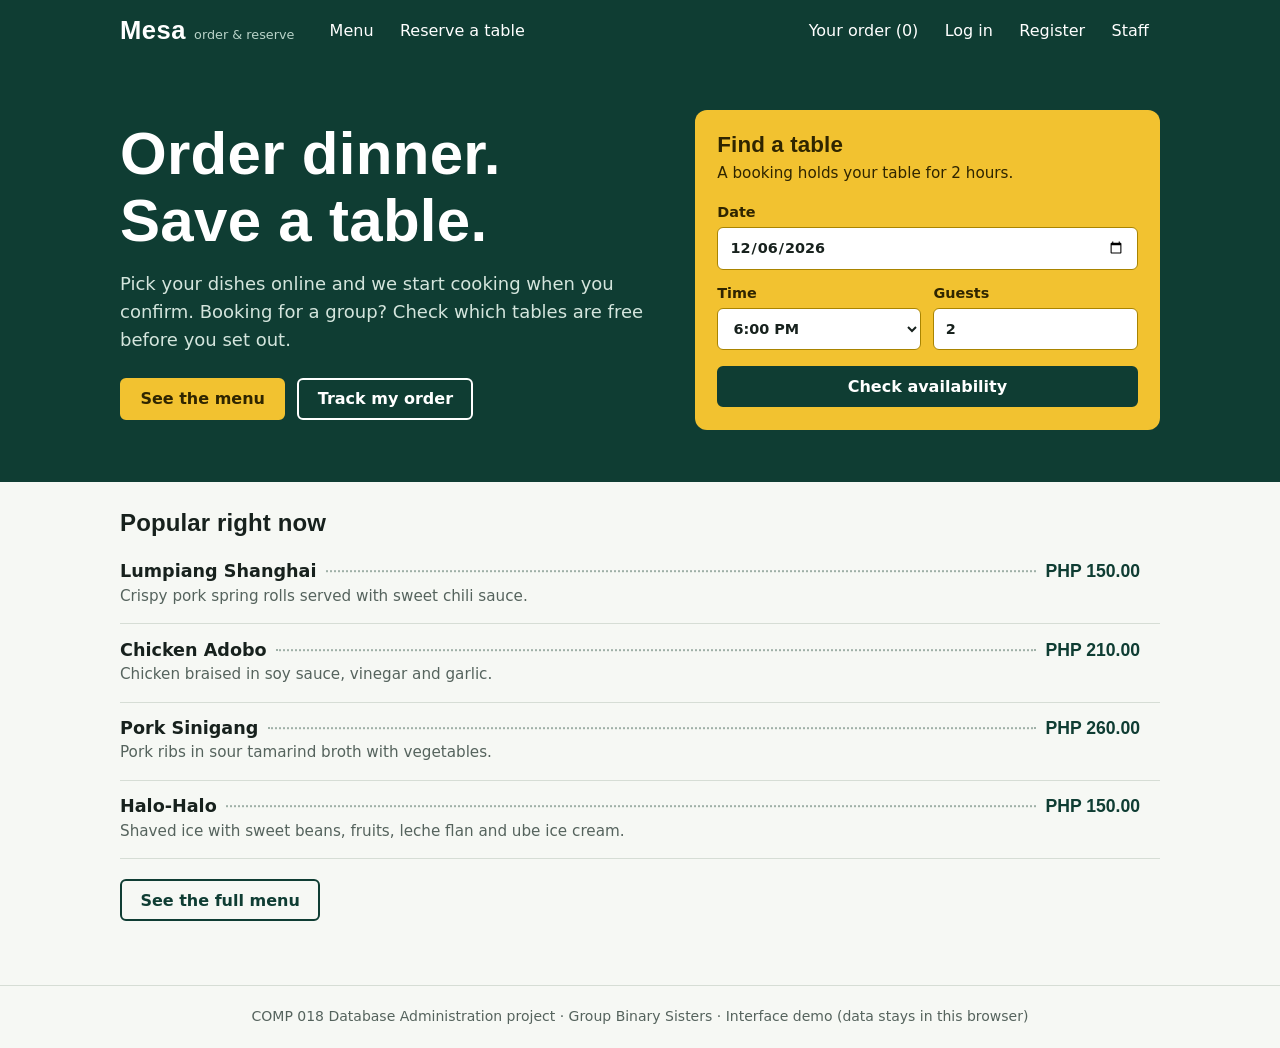
<file: restaurant-ordering-reservation-system/preview/index.html>
<!doctype html><html lang="en"><head><meta charset="utf-8"><meta name="viewport" content="width=device-width, initial-scale=1"><title>Home | Mesa</title><link rel="stylesheet" href="style.css"></head><body>
<a class="skip" href="#main">Skip to content</a>
<div id="app"><section class="hero"><div class="hero-inner"><div><h1>Order dinner. Save a table.</h1><p>Pick your dishes online and we start cooking when you confirm. Booking for a group? Check which tables are free before you set out.</p><div class="actions"><a class="btn accent" href="menu.html">See the menu</a><a class="btn on-dark" href="orders.html">Track my order</a></div></div>
<form class="booking" id="find"><h2>Find a table</h2><p>A booking holds your table for 2 hours.</p><div class="fields"><label class="wide">Date <input type="date" name="date" required></label><label>Time <select name="time"></select></label><label>Guests <input type="number" name="guests" value="2" min="1" max="20" required></label></div><button class="btn">Check availability</button></form></div></section>
<div class="container"><h2 style="margin-top:0">Popular right now</h2><ul class="dishes" id="featured"></ul><p style="margin-top:1.25rem"><a class="btn secondary" href="menu.html">See the full menu</a></p></div></div>
<script src="preview.js"></script></body></html>
</file>
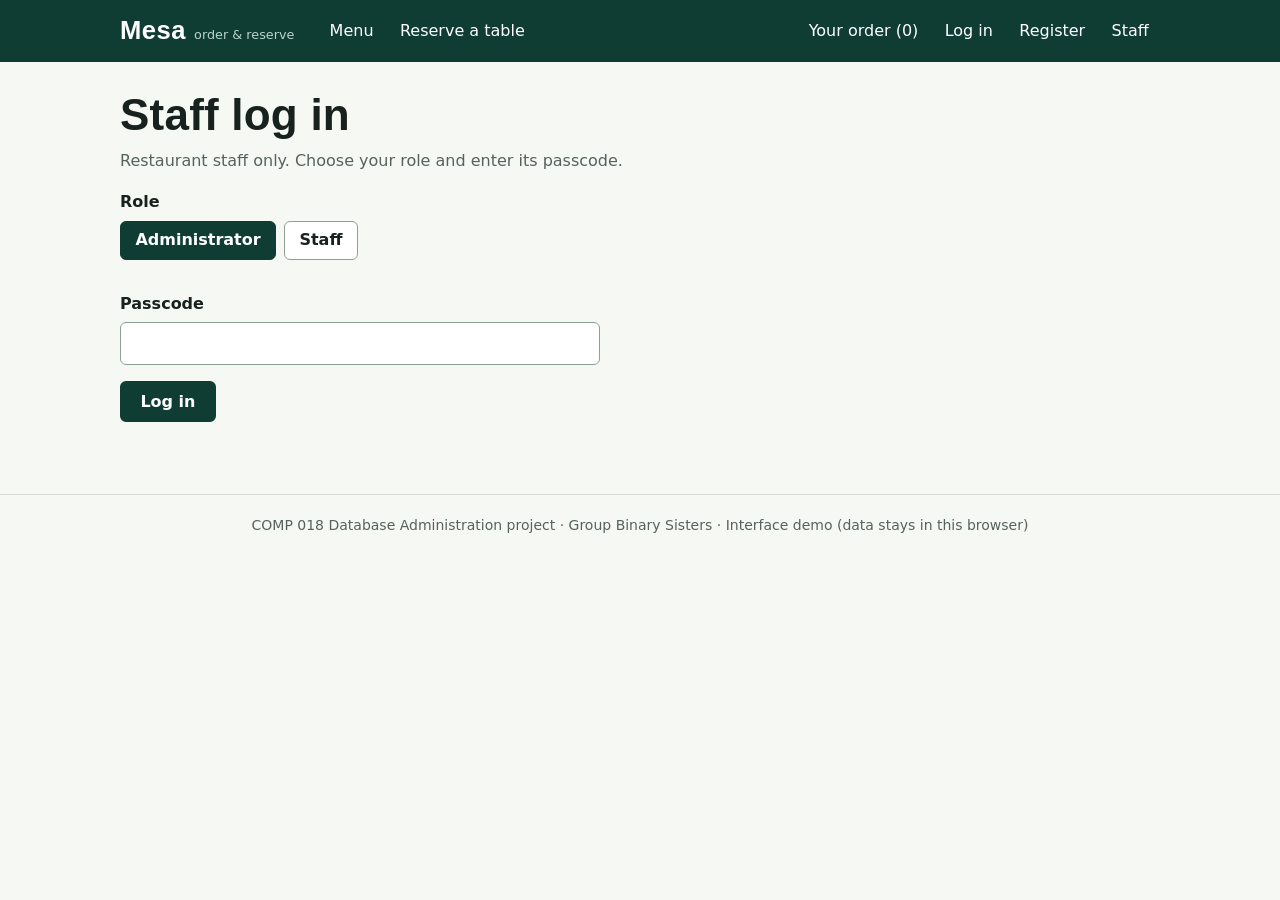
<file: restaurant-ordering-reservation-system/preview/admin-orders.html>
<!doctype html><html lang="en"><head><meta charset="utf-8"><meta name="viewport" content="width=device-width, initial-scale=1"><title>Orders | Mesa</title><link rel="stylesheet" href="style.css"></head><body>
<a class="skip" href="#main">Skip to content</a>
<div id="app"><h1>Orders</h1><form class="filters" id="filter"><select id="status"></select><button class="btn small">Filter</button></form>
<table class="table"><tr><th>Order</th><th>Customer</th><th>Date</th><th>Status</th><th>Payment</th><th class="right">Total</th></tr><tbody id="rows"></tbody></table></div>
<script src="preview.js"></script></body></html>
</file>
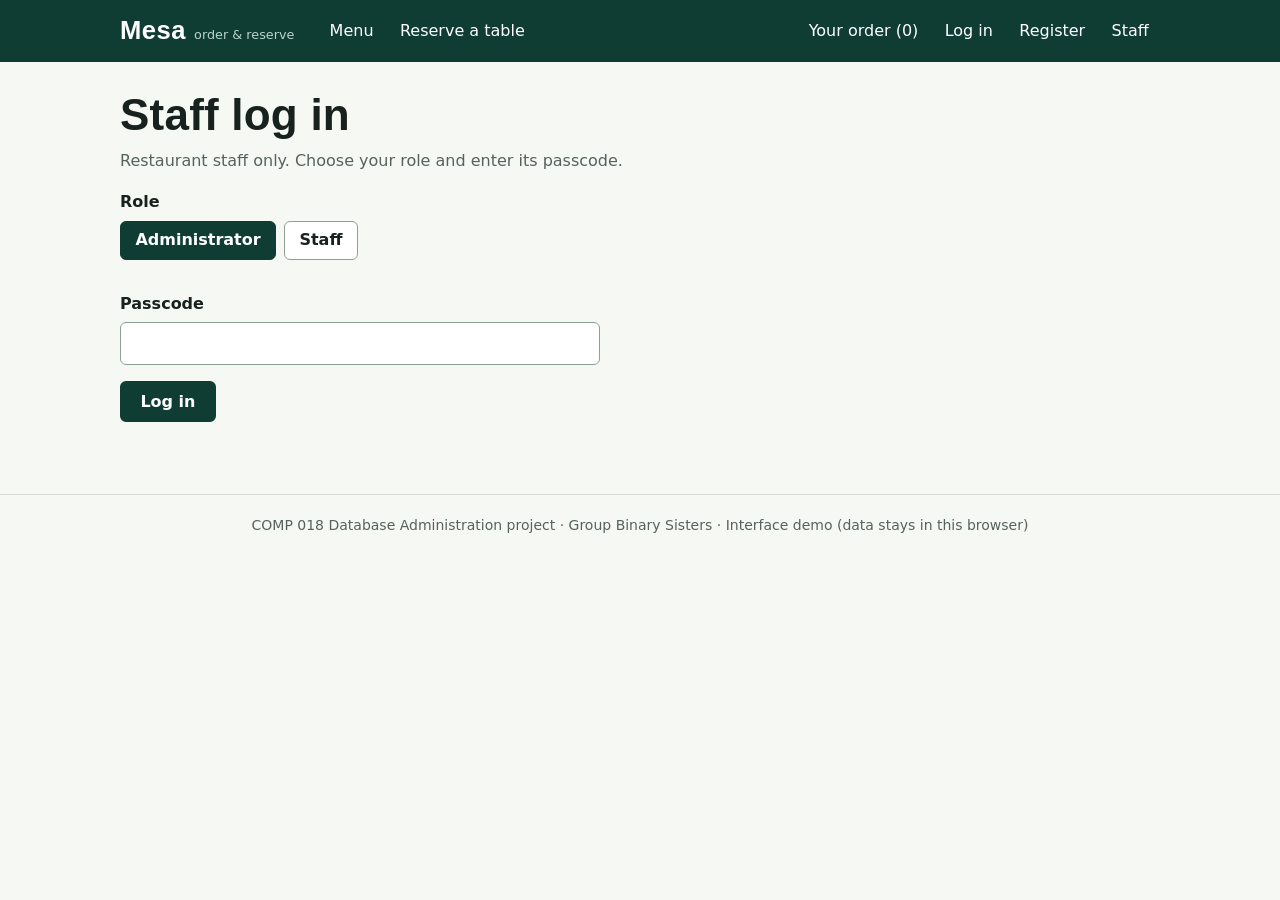
<file: restaurant-ordering-reservation-system/preview/admin.html>
<!doctype html><html lang="en"><head><meta charset="utf-8"><meta name="viewport" content="width=device-width, initial-scale=1"><title>Today | Mesa</title><link rel="stylesheet" href="style.css"></head><body>
<a class="skip" href="#main">Skip to content</a>
<div id="app"><h1>Today at the restaurant</h1><p class="muted">Signed in as Alicia Mendoza (administrator).</p><h2>Needs attention</h2><ul class="tasks">
<li><span class="n" id="n1">0</span><span class="what">Orders waiting for confirmation</span><a class="btn small secondary" href="admin-orders.html?status=pending">Review orders</a></li>
<li><span class="n">3</span><span class="what">Reservations today</span><a class="btn small secondary" href="admin-orders.html">Open orders</a></li>
<li><span class="n" id="n3">0</span><span class="what">Payments not yet received</span><a class="btn small secondary" href="admin-orders.html">Open orders</a></li></ul>
<h2>Latest orders</h2><table class="table"><tr><th>Order</th><th>Customer</th><th>Placed</th><th>Status</th><th class="right">Total</th></tr><tbody id="recent"></tbody></table></div>
<script src="preview.js"></script></body></html>
</file>
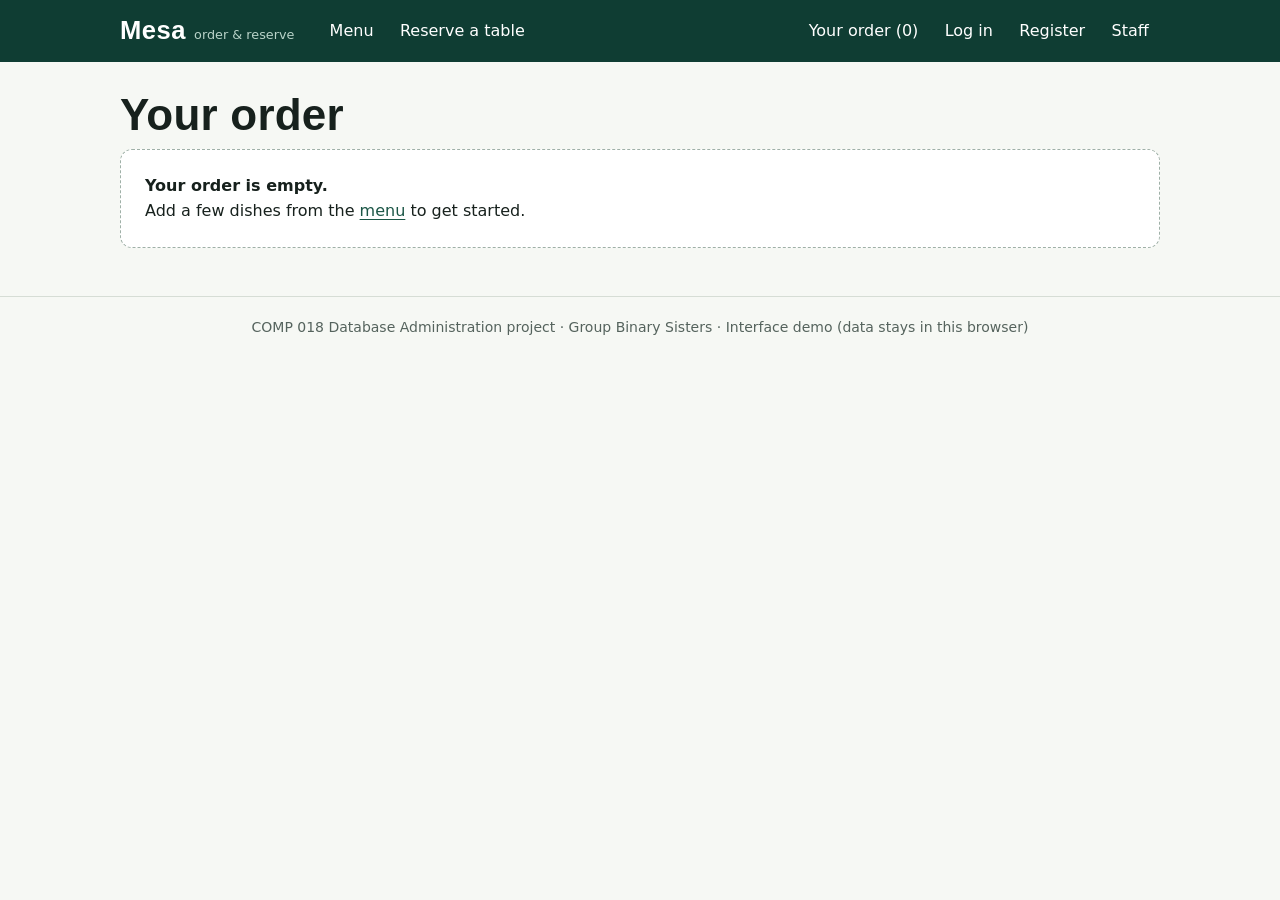
<file: restaurant-ordering-reservation-system/preview/cart.html>
<!doctype html><html lang="en"><head><meta charset="utf-8"><meta name="viewport" content="width=device-width, initial-scale=1"><title>Your order | Mesa</title><link rel="stylesheet" href="style.css"></head><body>
<a class="skip" href="#main">Skip to content</a>
<div id="app"><h1>Your order</h1><div id="cart"></div></div>
<script src="preview.js"></script></body></html>
</file>
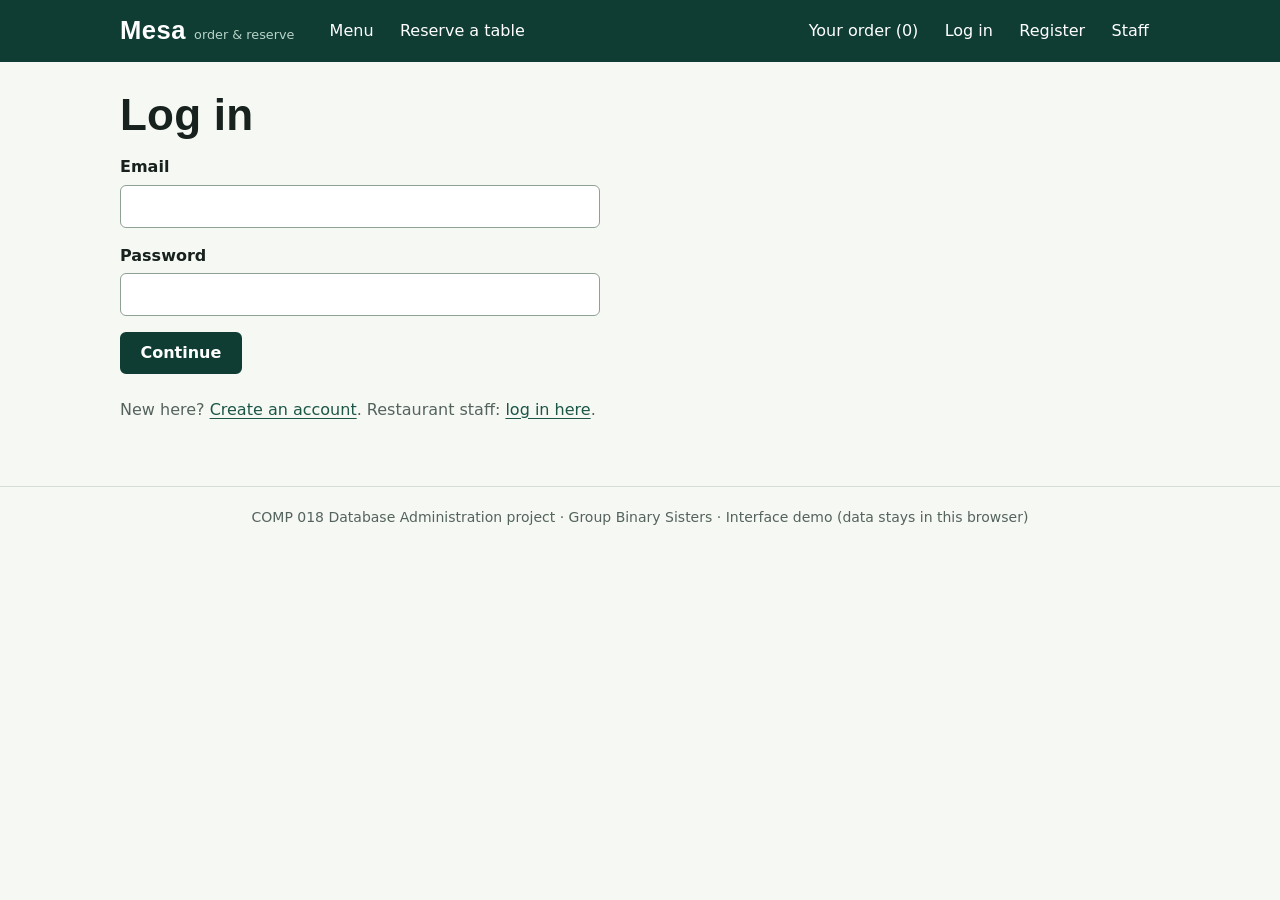
<file: restaurant-ordering-reservation-system/preview/login.html>
<!doctype html><html lang="en"><head><meta charset="utf-8"><meta name="viewport" content="width=device-width, initial-scale=1"><title>Log in | Mesa</title><link rel="stylesheet" href="style.css"></head><body>
<a class="skip" href="#main">Skip to content</a>
<div id="app"><h1 id="title">Log in</h1><form class="form" id="loginform"><div id="regfields" style="display:none"><label>First name <input name="first_name"></label><label>Last name <input name="last_name"></label><label>Phone <input name="phone"></label></div><label>Email <input type="email" name="email" required></label><label>Password <input type="password" name="password" minlength="1" required></label><div><button class="btn">Continue</button></div></form><p class="muted" id="switch"></p></div>
<script src="preview.js"></script></body></html>
</file>
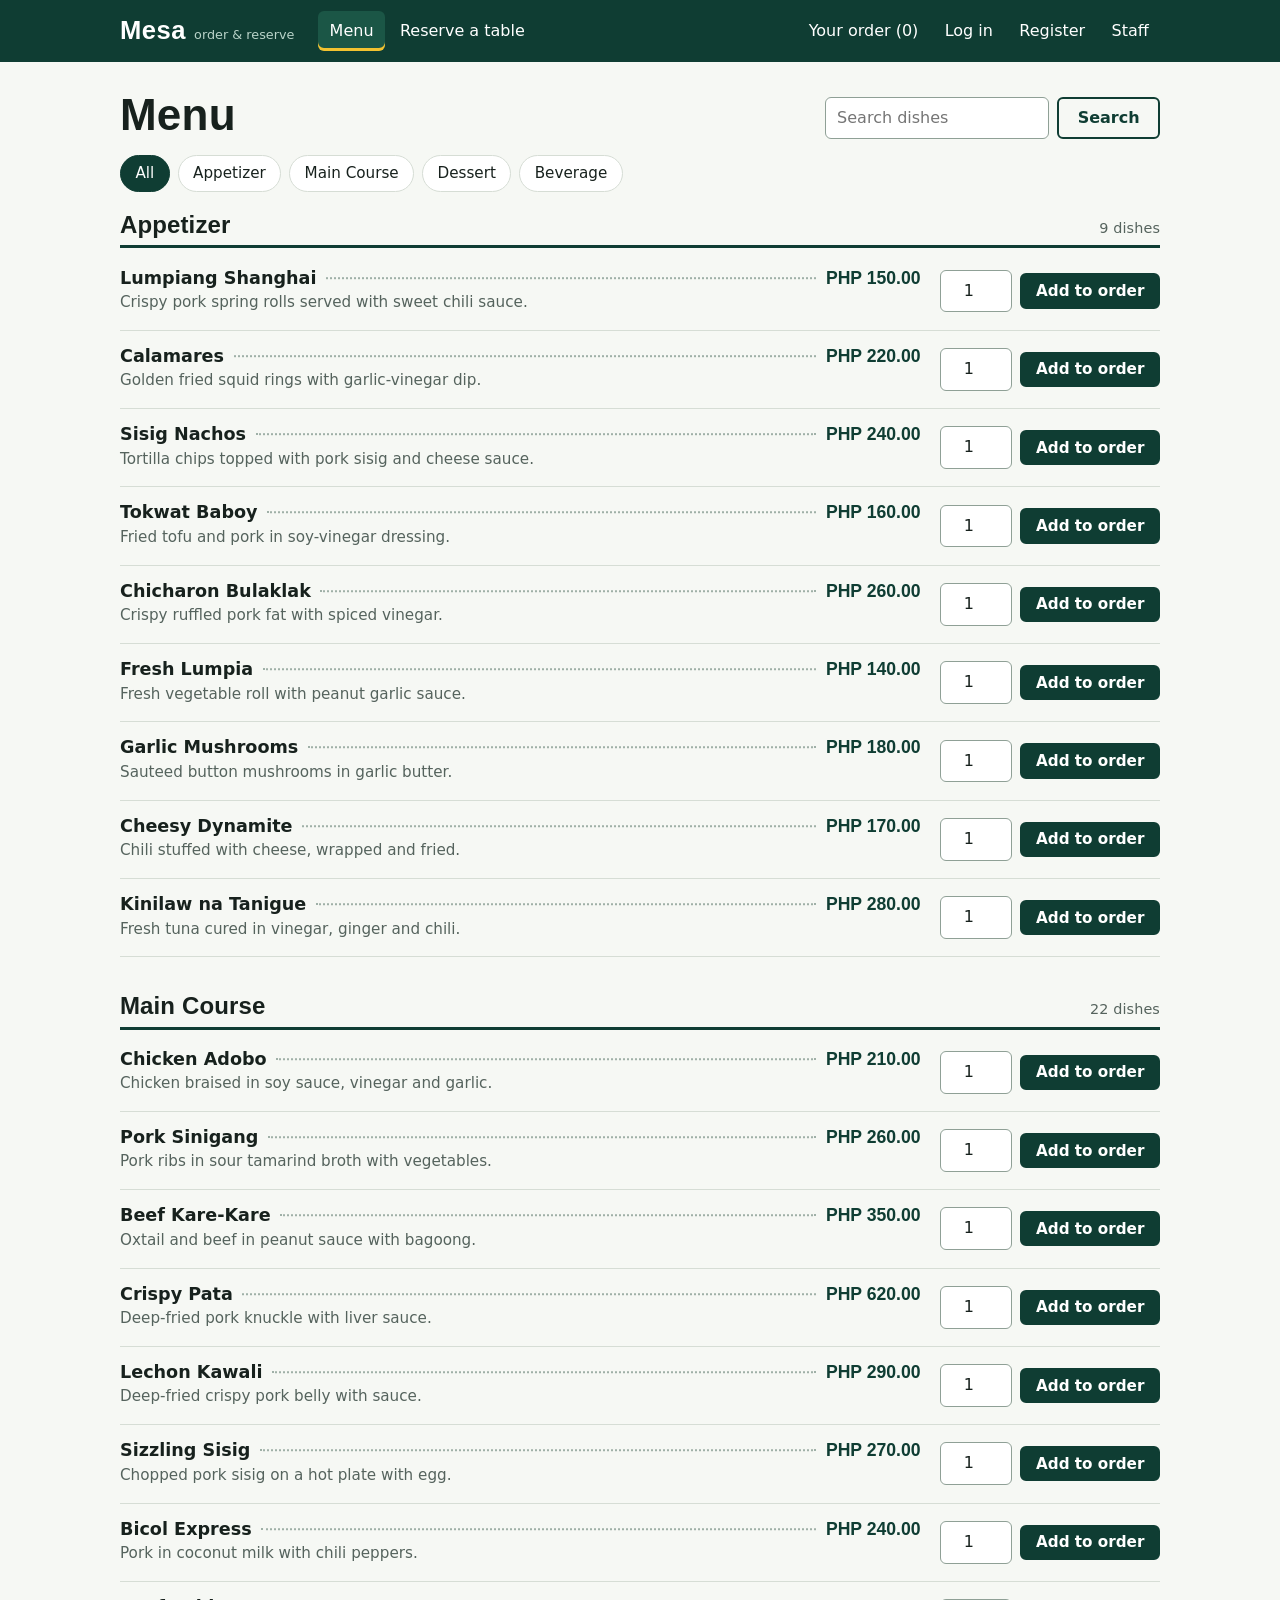
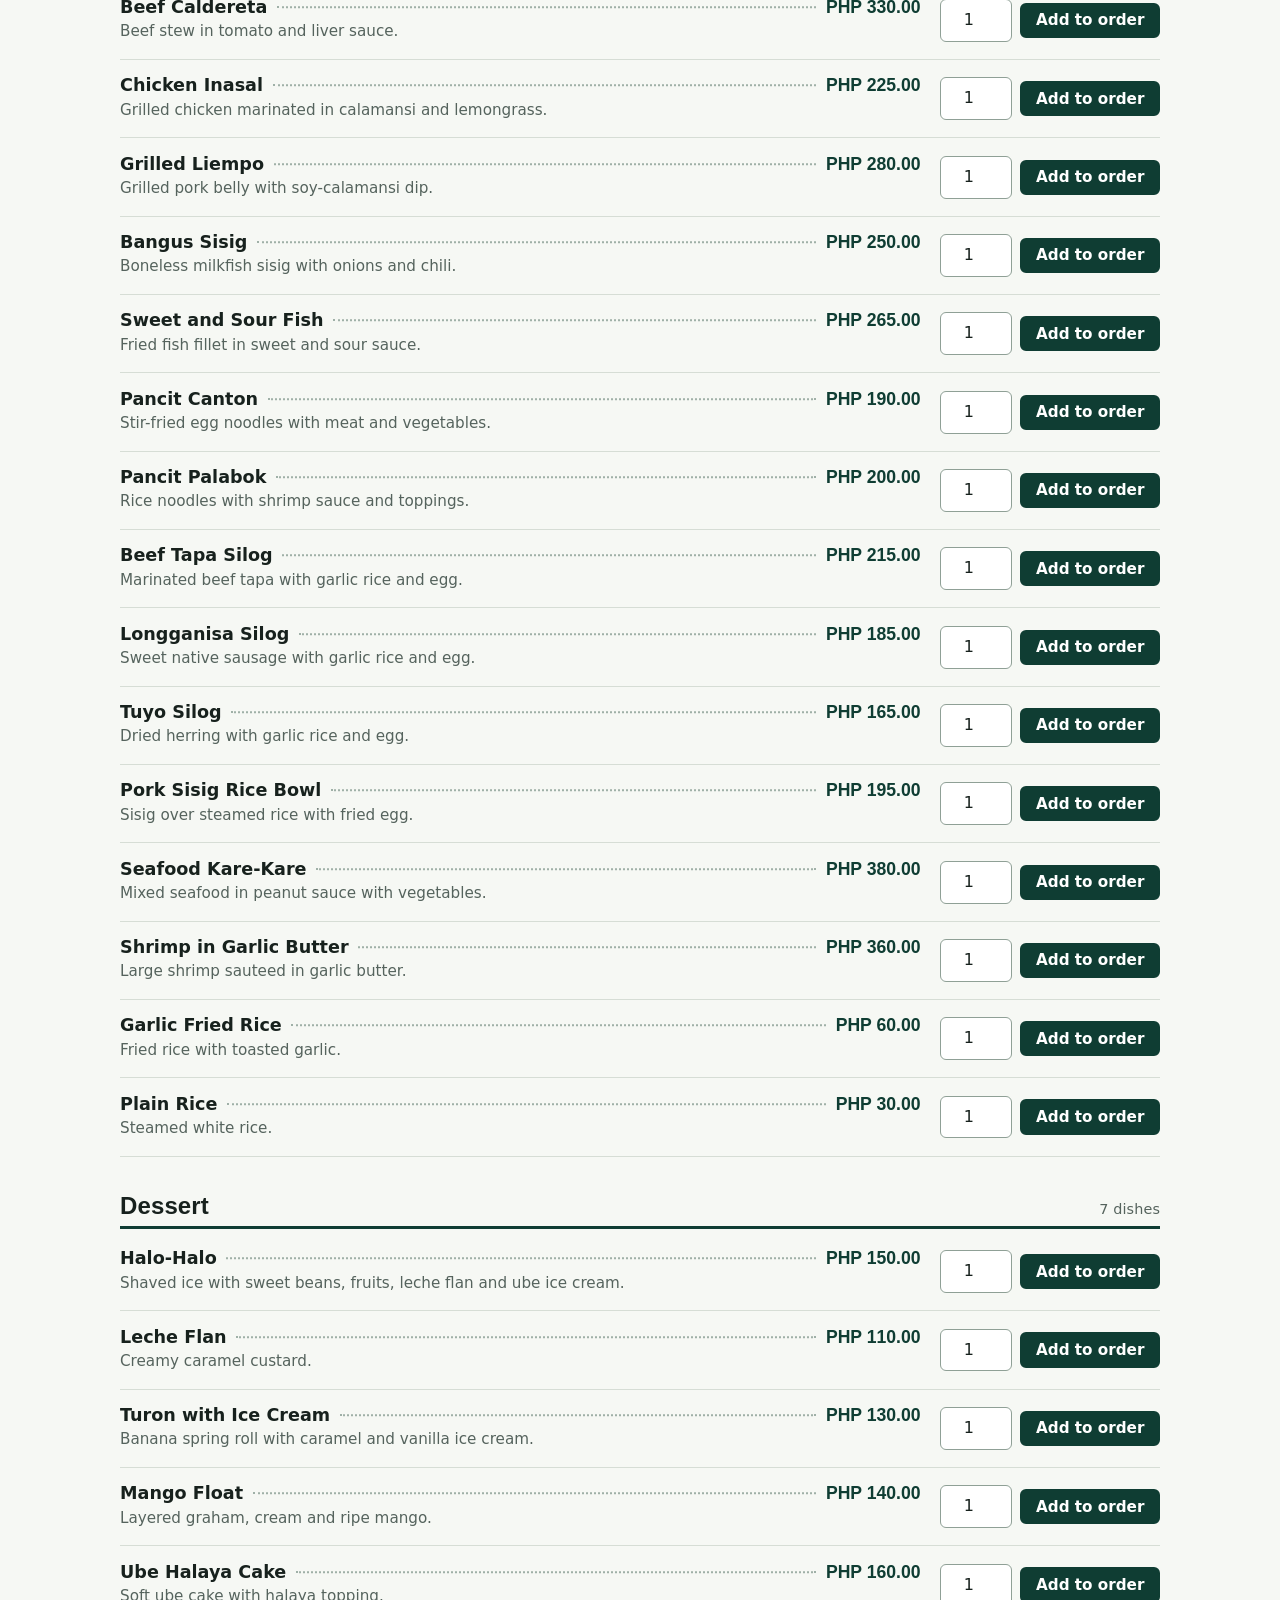
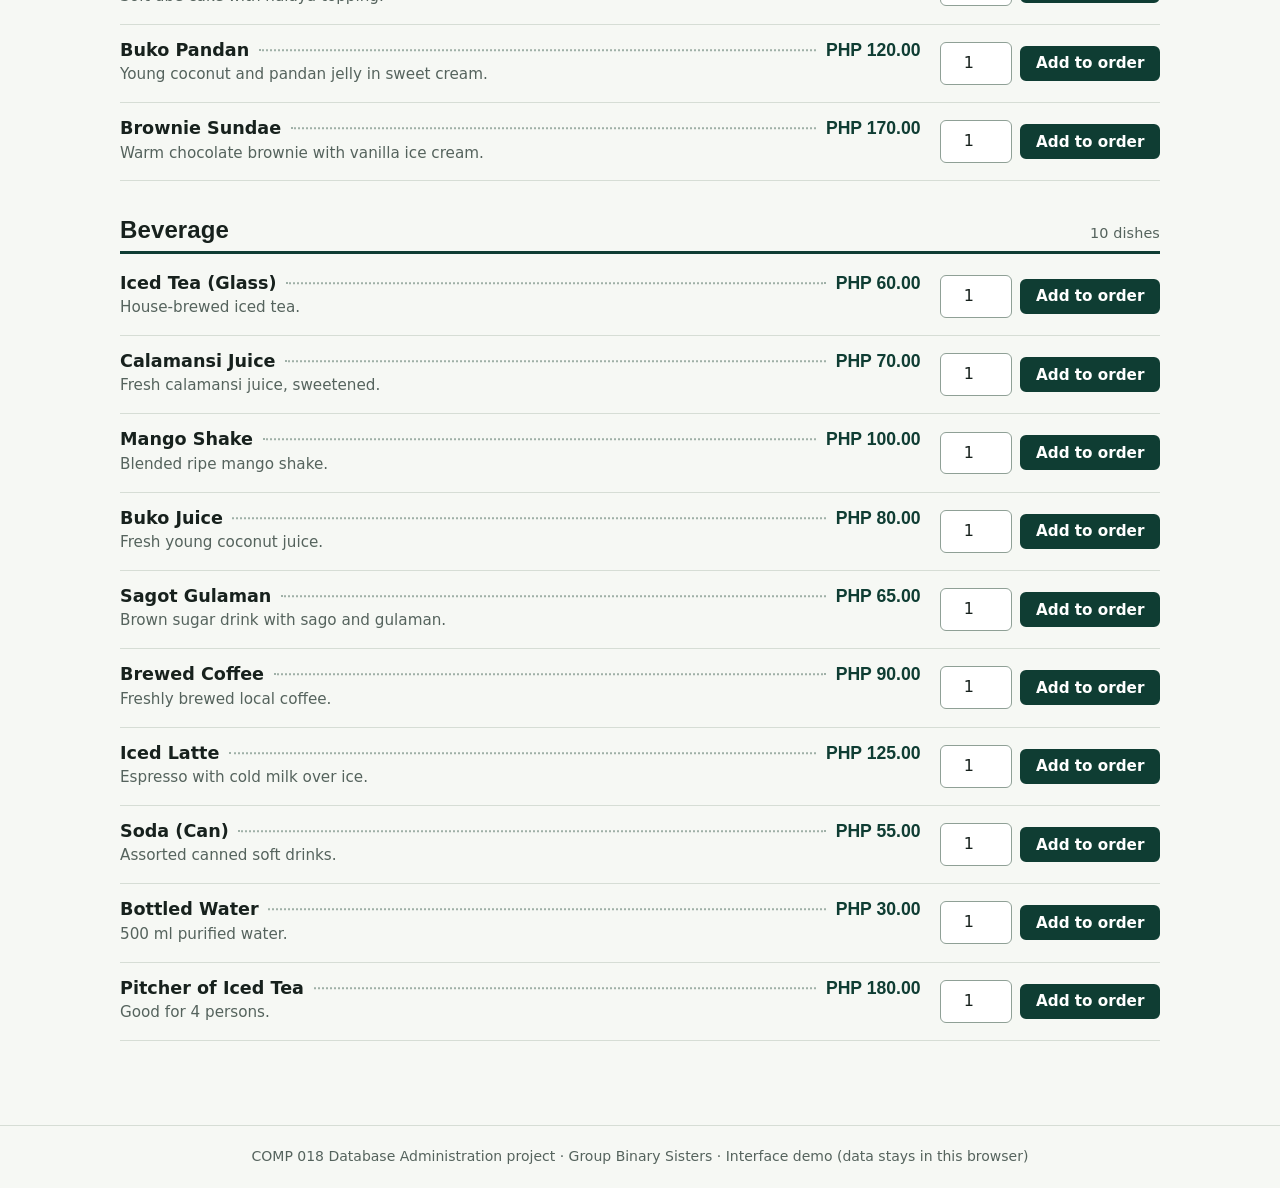
<file: restaurant-ordering-reservation-system/preview/menu.html>
<!doctype html><html lang="en"><head><meta charset="utf-8"><meta name="viewport" content="width=device-width, initial-scale=1"><title>Menu | Mesa</title><link rel="stylesheet" href="style.css"></head><body>
<a class="skip" href="#main">Skip to content</a>
<div id="app"><div class="board-head"><h1 style="margin:0">Menu</h1><form class="search" id="search" role="search"><label class="sr-only" for="q">Search dishes</label><input id="q" type="search" placeholder="Search dishes"><button class="btn secondary">Search</button></form></div>
<ul class="chips" id="chips" aria-label="Categories"></ul><div id="board"></div></div>
<script src="preview.js"></script></body></html>
</file>
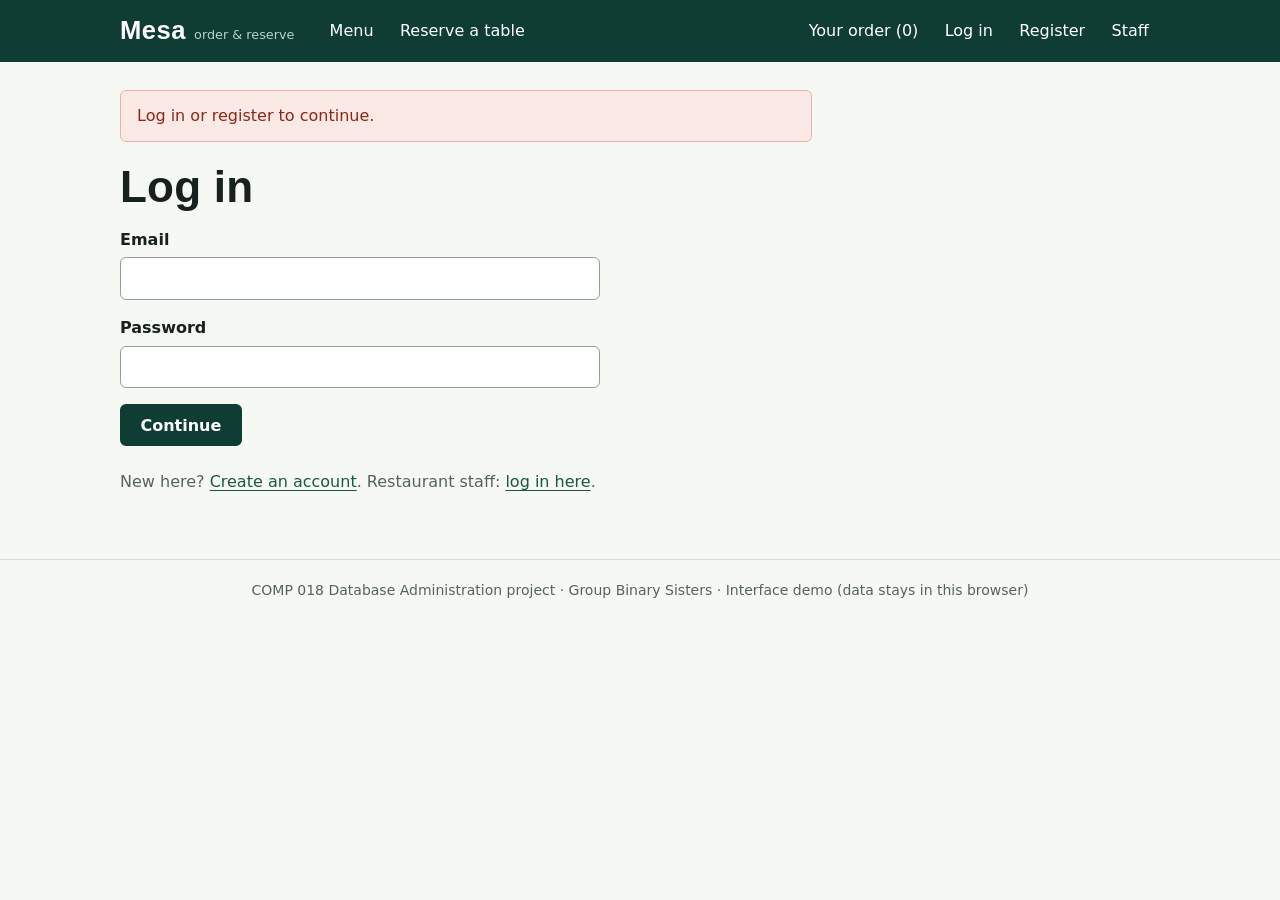
<file: restaurant-ordering-reservation-system/preview/orders.html>
<!doctype html><html lang="en"><head><meta charset="utf-8"><meta name="viewport" content="width=device-width, initial-scale=1"><title>My orders | Mesa</title><link rel="stylesheet" href="style.css"></head><body>
<a class="skip" href="#main">Skip to content</a>
<div id="app"><div id="box"></div></div>
<script src="preview.js"></script></body></html>
</file>
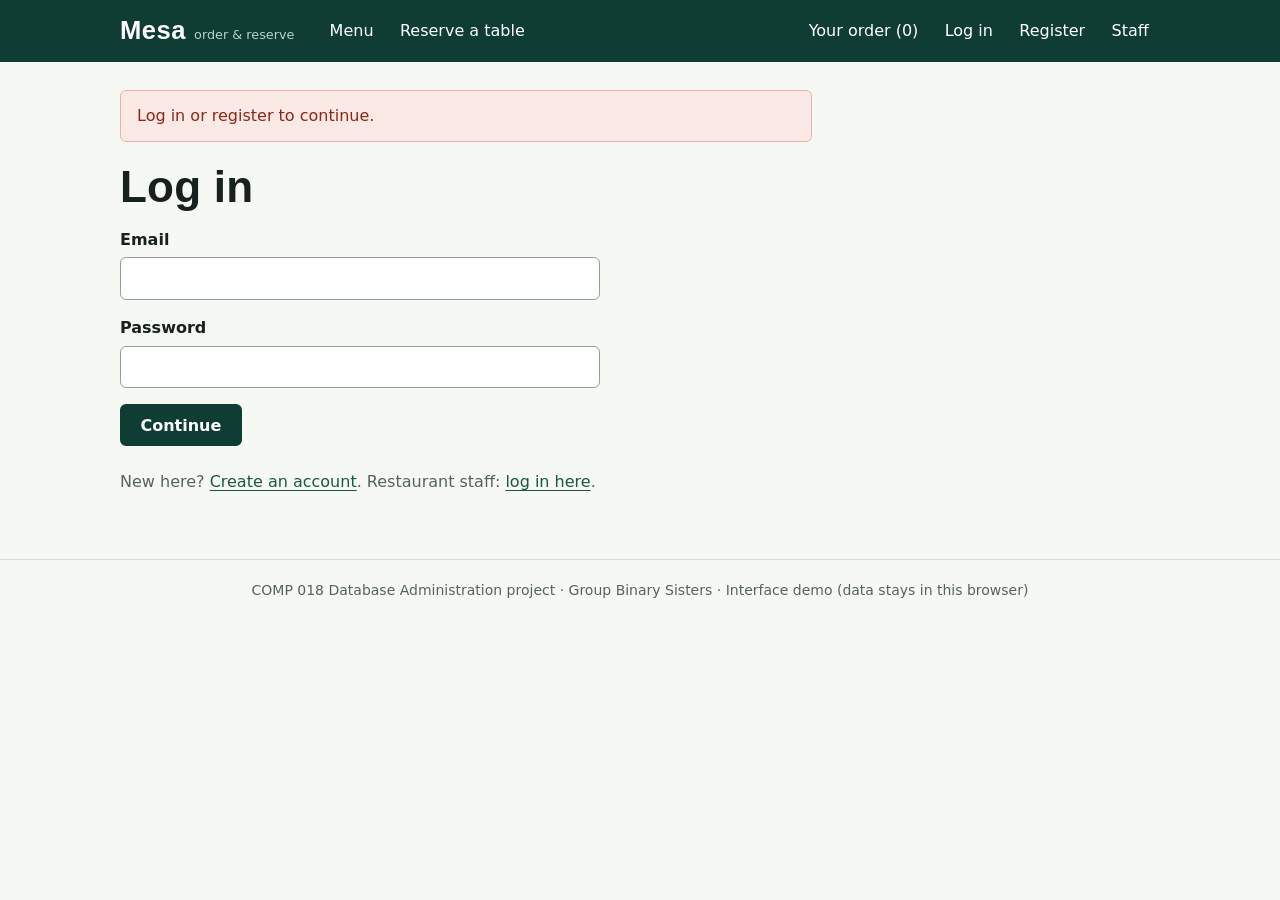
<file: restaurant-ordering-reservation-system/preview/reservations.html>
<!doctype html><html lang="en"><head><meta charset="utf-8"><meta name="viewport" content="width=device-width, initial-scale=1"><title>My reservations | Mesa</title><link rel="stylesheet" href="style.css"></head><body>
<a class="skip" href="#main">Skip to content</a>
<div id="app"><div id="box"></div></div>
<script src="preview.js"></script></body></html>
</file>
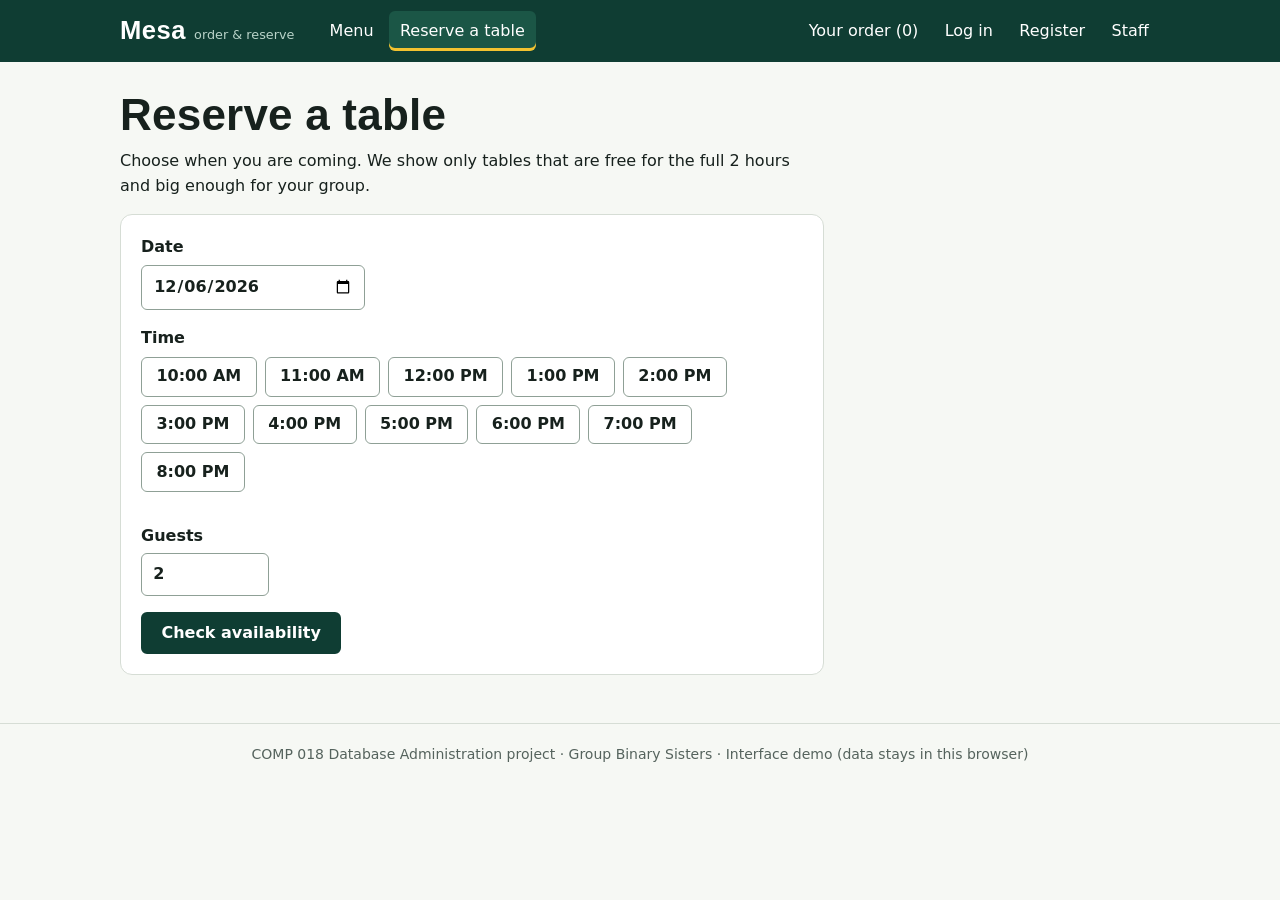
<file: restaurant-ordering-reservation-system/preview/reserve.html>
<!doctype html><html lang="en"><head><meta charset="utf-8"><meta name="viewport" content="width=device-width, initial-scale=1"><title>Reserve a table | Mesa</title><link rel="stylesheet" href="style.css"></head><body>
<a class="skip" href="#main">Skip to content</a>
<div id="app"><h1>Reserve a table</h1><p>Choose when you are coming. We show only tables that are free for the full 2 hours and big enough for your group.</p>
<form class="panel" id="rform" style="max-width:44rem"><div class="form" style="max-width:none;margin:0"><label>Date <input type="date" name="date" required style="max-width:14rem"></label><fieldset><legend>Time</legend><div class="choices" id="slots"></div></fieldset><label>Guests <input type="number" name="guests" min="1" max="20" required style="max-width:8rem"></label><div><button class="btn">Check availability</button></div></div></form><div id="result"></div></div>
<script src="preview.js"></script></body></html>
</file>
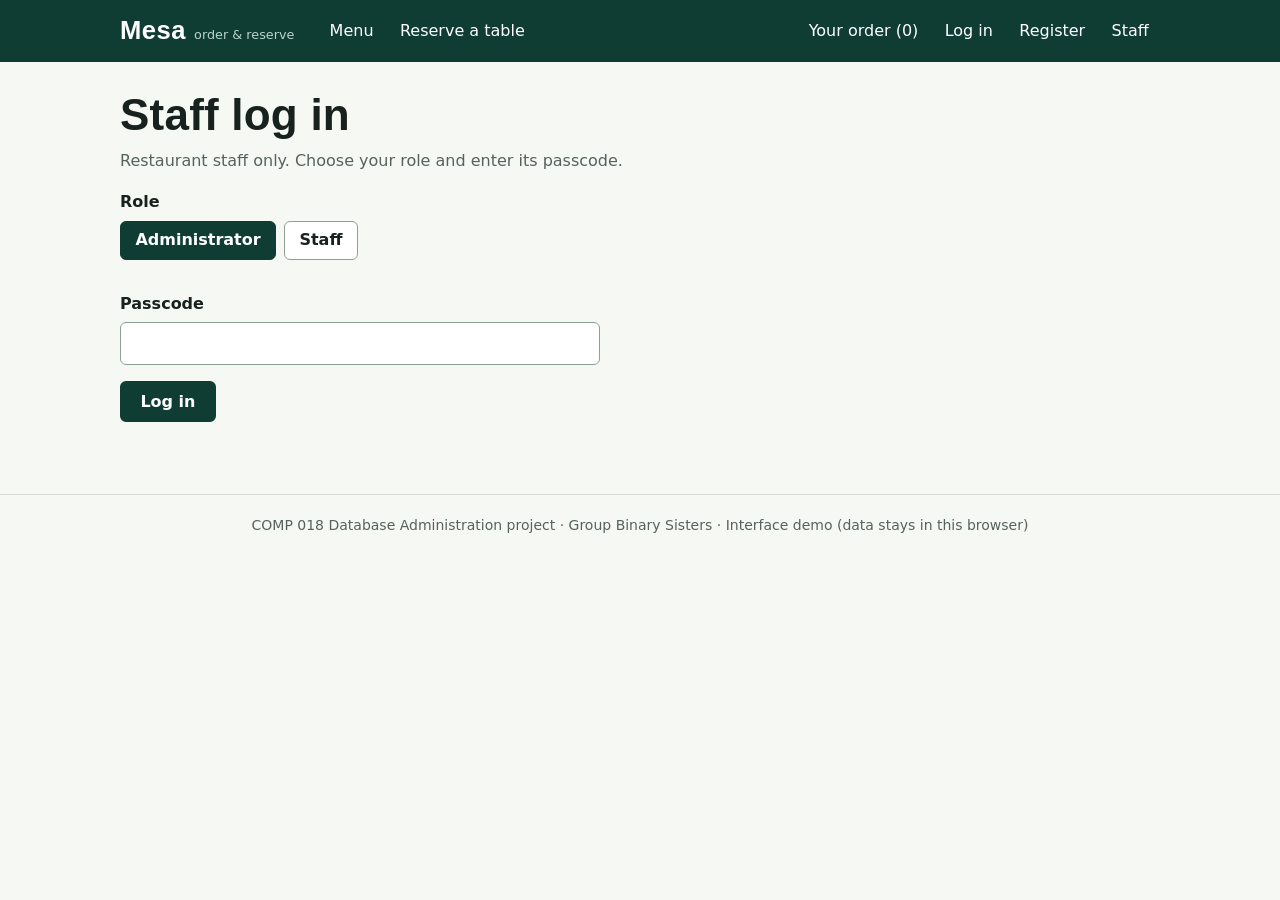
<file: restaurant-ordering-reservation-system/preview/staff-login.html>
<!doctype html><html lang="en"><head><meta charset="utf-8"><meta name="viewport" content="width=device-width, initial-scale=1"><title>Staff log in | Mesa</title><link rel="stylesheet" href="style.css"></head><body>
<a class="skip" href="#main">Skip to content</a>
<div id="app"><h1>Staff log in</h1><p class="muted">Restaurant staff only. Choose your role and enter its passcode.</p><form class="form" id="staffform"><fieldset><legend>Role</legend><div class="choices"><label><input type="radio" name="role" value="admin" checked><span>Administrator</span></label><label><input type="radio" name="role" value="staff"><span>Staff</span></label></div></fieldset><label>Passcode <input type="password" name="code" required autocomplete="off"></label><div><button class="btn">Log in</button></div></form></div>
<script src="preview.js"></script></body></html>
</file>
<file: restaurant-ordering-reservation-system/preview/style.css>
/* Mesa - restaurant ordering & reservations. System fonts only, so it works offline on localhost. */
:root {
  --pine: #0F3D33; --pine-2: #1B5646; --pine-3: #E3EEE9;
  --calamansi: #F2C230; --calamansi-ink: #2F2500;
  --paper: #F6F8F4; --surface: #FFFFFF; --ink: #17211D; --muted: #55635D; --line: #D6DDD5;
  --chili: #B3321D; --chili-bg: #FBE9E5; --ok: #1F6B3A; --ok-bg: #E4F3E9; --focus: #0B63CE;
  --display: "Bahnschrift", "DIN Alternate", "Arial Narrow", "Roboto Condensed", "Helvetica Neue", Arial, sans-serif;
  --body: "Segoe UI", system-ui, -apple-system, "Helvetica Neue", Roboto, Arial, sans-serif;
  --r-control: 6px; --r-panel: 12px;
}
*, *::before, *::after { box-sizing: border-box; }
html { -webkit-text-size-adjust: 100%; }
body { margin: 0; font: 400 1rem/1.55 var(--body); color: var(--ink); background: var(--paper); }
h1, h2, h3 { font-family: var(--display); font-weight: 600; line-height: 1.12; letter-spacing: .005em; margin: 0 0 .6rem; }
h1 { font-size: clamp(2rem, 4.5vw, 2.75rem); }
h2 { font-size: 1.5rem; margin-top: 2rem; }
h3 { font-size: 1.125rem; }
p { margin: 0 0 1rem; max-width: 68ch; }
a { color: var(--pine-2); text-underline-offset: .2em; }
a:hover { color: var(--pine); }
:focus-visible { outline: 3px solid var(--focus); outline-offset: 2px; border-radius: 3px; }
.sr-only { position: absolute; width: 1px; height: 1px; overflow: hidden; clip: rect(0 0 0 0); white-space: nowrap; }
.skip { position: absolute; left: -999px; top: .5rem; background: var(--calamansi); color: var(--calamansi-ink); padding: .5rem 1rem; z-index: 10; }
.skip:focus { left: .5rem; }
.muted { color: var(--muted); }
.right { text-align: right !important; }

/* ---------- public shell ---------- */
.site-header { background: var(--pine); color: #fff; }
.site-header .bar { max-width: 1080px; margin: 0 auto; padding: .7rem 1.25rem; display: flex; flex-wrap: wrap; align-items: center; gap: .5rem 1.5rem; }
.brand { font-family: var(--display); font-size: 1.6rem; font-weight: 700; letter-spacing: .02em; color: #fff; text-decoration: none; }
.brand:hover, .brand:focus-visible { color: #fff; }
.brand small { font: 400 .8rem var(--body); color: #B9D3C9; margin-left: .5rem; letter-spacing: 0; }
.main-nav { display: flex; flex-wrap: wrap; gap: .25rem; flex: 1; }
.main-nav a, .account a { color: #fff; text-decoration: none; padding: .45rem .7rem; border-radius: var(--r-control); }
.main-nav a:hover, .account a:hover { background: var(--pine-2); color: #fff; }
.main-nav a[aria-current="page"] { background: var(--pine-2); box-shadow: inset 0 -3px 0 var(--calamansi); }
.account { display: flex; flex-wrap: wrap; align-items: center; gap: .25rem; }
.account .who { color: #CFE3DA; padding: 0 .5rem; }
.account form { margin: 0; }
.account .link { color: #fff; padding: .45rem .7rem; }
.container { max-width: 1080px; margin: 0 auto; padding: 1.75rem 1.25rem 3rem; }
.site-footer { border-top: 1px solid var(--line); color: var(--muted); font-size: .875rem; padding: 1.25rem; text-align: center; }

/* ---------- hero with booking strip ---------- */
.hero { background: var(--pine); color: #fff; }
.hero-inner { max-width: 1080px; margin: 0 auto; padding: 3rem 1.25rem 3.25rem; display: grid; grid-template-columns: 1.15fr 1fr; gap: 2.5rem; align-items: center; }
.hero h1 { color: #fff; font-size: clamp(2.4rem, 6vw, 3.75rem); margin-bottom: 1rem; }
.hero p { color: #D4E5DD; font-size: 1.125rem; }
.hero .actions { display: flex; flex-wrap: wrap; gap: .75rem; margin-top: 1.5rem; }
.booking { background: var(--calamansi); color: var(--calamansi-ink); border-radius: var(--r-panel); padding: 1.4rem; }
.booking h2 { margin: 0 0 .25rem; font-size: 1.4rem; }
.booking p { font-size: .95rem; color: var(--calamansi-ink); margin-bottom: 1rem; }
.booking .fields { display: grid; grid-template-columns: 1fr 1fr; gap: .75rem; }
.booking label { display: grid; gap: .25rem; font-weight: 600; font-size: .9rem; }
.booking .wide { grid-column: 1 / -1; }
.booking input, .booking select { border-color: #A98400; }
.booking .btn { width: 100%; margin-top: 1rem; }

/* ---------- menu board ---------- */
.board-head { display: flex; flex-wrap: wrap; gap: 1rem; align-items: end; justify-content: space-between; margin-bottom: 1rem; }
.search { display: flex; gap: .5rem; flex-wrap: wrap; }
.search input[type=search] { min-width: 14rem; }
.chips { display: flex; flex-wrap: wrap; gap: .5rem; margin: 0 0 1.25rem; padding: 0; list-style: none; }
.chips a, .chip { display: inline-block; padding: .35rem .9rem; border: 1px solid var(--line); border-radius: 999px; background: var(--surface); color: var(--ink); text-decoration: none; font-size: .95rem; }
.chips a:hover { border-color: var(--pine-2); }
.chips a[aria-current="true"] { background: var(--pine); border-color: var(--pine); color: #fff; }
.course { margin-bottom: 2.25rem; }
.course > h2 { margin: 0 0 .25rem; padding-bottom: .4rem; border-bottom: 3px solid var(--pine); display: flex; justify-content: space-between; align-items: baseline; }
.course > h2 span { font: 400 .9rem var(--body); color: var(--muted); }
.dishes { list-style: none; margin: 0; padding: 0; }
.dish { display: grid; grid-template-columns: 1fr auto; gap: .5rem 1.25rem; align-items: center; padding: .95rem 0; border-bottom: 1px solid var(--line); }
.dish-head { display: flex; align-items: baseline; gap: .6rem; }
.dish-name { font: 600 1.1rem var(--body); color: var(--ink); text-decoration: none; }
.dish-name:hover { text-decoration: underline; }
.leader { flex: 1; border-bottom: 2px dotted #9FB0A7; min-width: 1.5rem; transform: translateY(-.3em); }
.price { font: 700 1.1rem var(--display); color: var(--pine); white-space: nowrap; font-variant-numeric: tabular-nums; }
.dish-desc { margin: .15rem 0 0; color: var(--muted); font-size: .95rem; }
.add { display: flex; align-items: center; gap: .5rem; margin: 0; }
.soldout { color: var(--muted); font-style: italic; }
.empty { background: var(--surface); border: 1px dashed #9FB0A7; border-radius: var(--r-panel); padding: 1.5rem; }

/* ---------- forms and buttons ---------- */
input, select, textarea { font: inherit; color: var(--ink); background: var(--surface); border: 1px solid #8FA096; border-radius: var(--r-control); padding: .5rem .7rem; min-height: 2.6rem; max-width: 100%; }
textarea { min-height: 5.5rem; }
input.qty { width: 4.5rem; text-align: center; }
.form { display: grid; gap: 1rem; max-width: 30rem; margin: 1rem 0 1.5rem; }
.form label { display: grid; gap: .3rem; font-weight: 600; }
.form label.check { display: flex; gap: .6rem; align-items: center; font-weight: 400; }
.form input[type=checkbox] { min-height: 0; width: 1.2rem; height: 1.2rem; }
.filters { display: flex; flex-wrap: wrap; gap: .5rem; align-items: center; margin: 1rem 0; }
.btn { display: inline-flex; align-items: center; justify-content: center; min-height: 2.6rem; padding: .45rem 1.15rem; border: 2px solid var(--pine); border-radius: var(--r-control); background: var(--pine); color: #fff; font: 600 1rem var(--body); text-decoration: none; cursor: pointer; transition: background .15s, color .15s; }
.btn:hover { background: var(--pine-2); border-color: var(--pine-2); color: #fff; }
.btn.secondary { background: transparent; color: var(--pine); }
.btn.secondary:hover { background: var(--pine-3); color: var(--pine); }
.btn.accent { background: var(--calamansi); border-color: var(--calamansi); color: var(--calamansi-ink); }
.btn.accent:hover { background: #FFD24D; border-color: #FFD24D; color: var(--calamansi-ink); }
.btn.on-dark { background: transparent; border-color: #fff; color: #fff; }
.btn.on-dark:hover { background: rgba(255,255,255,.14); }
.btn.danger { background: var(--chili); border-color: var(--chili); }
.btn.danger:hover { background: #8F2615; border-color: #8F2615; }
.btn.small { min-height: 2.2rem; padding: .25rem .85rem; font-size: .95rem; }
.link { background: none; border: 0; padding: 0; font: inherit; color: var(--pine-2); text-decoration: underline; cursor: pointer; min-height: 0; }
.link.danger { color: var(--chili); }
form.inline { display: inline-flex; gap: .4rem; align-items: center; margin: 0; }

/* ---------- messages ---------- */
.flash { padding: .8rem 1rem; border-radius: var(--r-control); border: 1px solid; margin-bottom: 1.25rem; max-width: 68ch; }
.flash.success { background: var(--ok-bg); border-color: #9CCFAE; color: #14502A; }
.flash.error { background: var(--chili-bg); border-color: #E7B2A8; color: #8F2615; }

/* ---------- tables ---------- */
.table { width: 100%; border-collapse: collapse; background: var(--surface); border: 1px solid var(--line); border-radius: var(--r-panel); margin: 1rem 0 1.5rem; font-size: .95rem; }
.table th { text-align: left; font-weight: 600; color: var(--muted); background: #EEF2EC; padding: .65rem .85rem; border-bottom: 1px solid var(--line); }
.table td { padding: .7rem .85rem; border-bottom: 1px solid var(--line); vertical-align: middle; }
.table tr:last-child td, .table tr:last-child th { border-bottom: 0; }
.table .total th { background: var(--surface); color: var(--ink); font-size: 1.05rem; }
@media (max-width: 760px) { .table { display: block; overflow-x: auto; white-space: nowrap; } }

/* ---------- status chips: color AND text ---------- */
.badge { display: inline-flex; align-items: center; gap: .4rem; padding: .1rem .65rem; border-radius: 999px; font-size: .85rem; font-weight: 600; background: #E9EEE8; color: #33423B; }
.badge::before { content: ""; width: .55rem; height: .55rem; border-radius: 50%; background: currentColor; }
.badge.pending { background: #FFF1C2; color: #6B4E00; }
.badge.confirmed, .badge.ready, .badge.available, .badge.paid { background: #DCEBFA; color: #0E4A8A; }
.badge.preparing, .badge.seated, .badge.occupied { background: #FFE2C7; color: #7A3A00; }
.badge.completed { background: var(--ok-bg); color: #14502A; }
.badge.cancelled, .badge.no_show, .badge.off, .badge.out_of_service, .badge.failed { background: var(--chili-bg); color: #8F2615; }

/* ---------- cart and checkout ---------- */
.split { display: grid; grid-template-columns: 1.6fr 1fr; gap: 2rem; align-items: start; }
.panel { background: var(--surface); border: 1px solid var(--line); border-radius: var(--r-panel); padding: 1.25rem; }
.panel h2 { margin-top: 0; font-size: 1.25rem; }
.sum { display: flex; justify-content: space-between; align-items: baseline; font-size: 1.2rem; font-weight: 700; padding: .75rem 0; border-top: 2px solid var(--pine); margin-top: .5rem; }
fieldset { border: 0; margin: 0 0 1rem; padding: 0; min-width: 0; }
legend { font-weight: 600; padding: 0; margin-bottom: .4rem; }
.choices { display: flex; flex-wrap: wrap; gap: .5rem; }
.choices label { position: relative; font-weight: 600; }
.choices input { position: absolute; opacity: 0; inset: 0; width: 100%; height: 100%; margin: 0; cursor: pointer; }
.choices span { display: inline-block; padding: .4rem .9rem; border: 1px solid #8FA096; border-radius: var(--r-control); background: var(--surface); min-width: 4.6rem; text-align: center; }
.choices input:checked + span { background: var(--pine); border-color: var(--pine); color: #fff; }
.choices input:focus-visible + span { outline: 3px solid var(--focus); outline-offset: 2px; }

/* ---------- reservation results ---------- */
.slots { list-style: none; margin: 1rem 0; padding: 0; background: var(--surface); border: 1px solid var(--line); border-radius: var(--r-panel); }
.slot { display: flex; flex-wrap: wrap; gap: .5rem 1.25rem; align-items: center; padding: .85rem 1.1rem; border-bottom: 1px solid var(--line); }
.slot:last-child { border-bottom: 0; }
.slot .t { font: 600 1.2rem var(--display); min-width: 5.5rem; }
.pips { display: inline-flex; gap: 3px; flex: 1; align-items: center; color: var(--muted); font-size: .9rem; }
.pips i { width: .7rem; height: .7rem; border-radius: 50%; background: var(--pine-2); display: inline-block; }
.pips b { font-weight: 400; margin-left: .5rem; }

/* ---------- staff shell ---------- */
.shell { display: grid; grid-template-columns: 15rem 1fr; min-height: 100vh; }
.side { background: var(--pine); color: #fff; padding: 1.25rem 1rem; display: flex; flex-direction: column; gap: 1.25rem; position: sticky; top: 0; height: 100vh; overflow-y: auto; }
.side .brand { font-size: 1.5rem; }
.side nav { display: grid; gap: .15rem; }
.side nav a { color: #E3EEE9; text-decoration: none; padding: .55rem .75rem; border-radius: var(--r-control); }
.side nav a:hover { background: var(--pine-2); }
.side nav a[aria-current="page"] { background: var(--pine-2); box-shadow: inset 4px 0 0 var(--calamansi); color: #fff; font-weight: 600; }
.side .me { margin-top: auto; font-size: .9rem; color: #CFE3DA; border-top: 1px solid var(--pine-2); padding-top: 1rem; }
.side .link { color: #fff; }
.work { padding: 1.75rem 2rem 3rem; max-width: 1100px; width: 100%; }
.tasks { list-style: none; margin: 1rem 0 2rem; padding: 0; background: var(--surface); border: 1px solid var(--line); border-radius: var(--r-panel); }
.tasks li { display: flex; align-items: center; gap: 1rem; padding: .9rem 1.1rem; border-bottom: 1px solid var(--line); }
.tasks li:last-child { border-bottom: 0; }
.tasks .n { font: 700 1.6rem var(--display); min-width: 2.5rem; color: var(--pine); }
.tasks .what { flex: 1; }
@media (max-width: 860px) {
  .main-nav { flex-basis: 100%; order: 3; }
  .account { margin-left: auto; }
  .hero-inner, .split { grid-template-columns: 1fr; }
  .shell { grid-template-columns: 1fr; }
  .side { position: static; height: auto; flex-direction: row; flex-wrap: wrap; align-items: center; }
  .side nav { display: flex; flex-wrap: wrap; }
  .side .me { margin: 0; border: 0; padding: 0; }
  .work { padding: 1.25rem; }
  .dish { grid-template-columns: 1fr; }
}
@media (prefers-reduced-motion: reduce) { * { transition: none !important; } }
</file>
